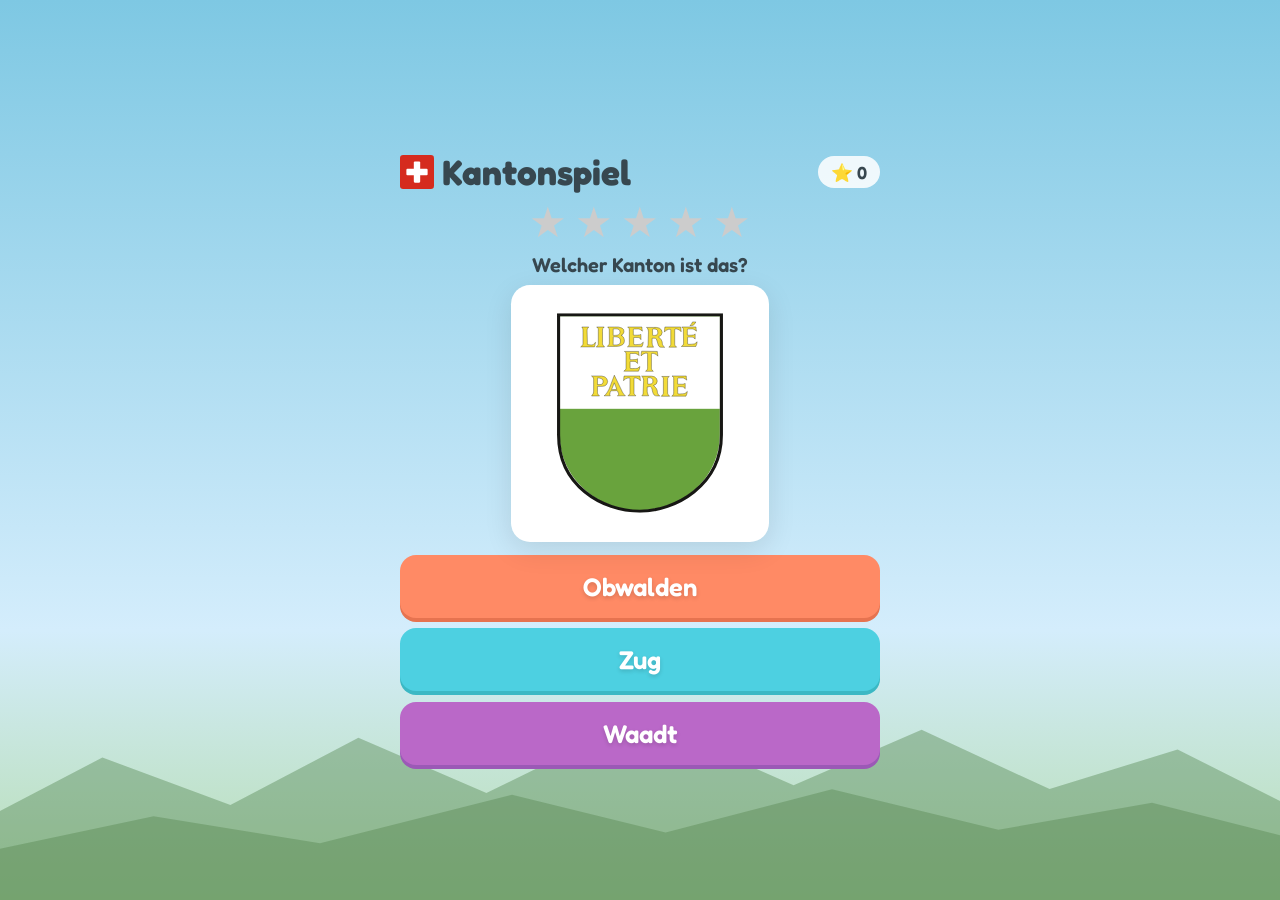
<file: kantonspiel/index.html>
<!DOCTYPE html>
<html lang="de">
<head>
    <meta charset="UTF-8">
    <meta name="viewport" content="width=device-width, initial-scale=1.0, user-scalable=no">
    <title>Kantonspiel</title>
    <link rel="preconnect" href="https://fonts.googleapis.com">
    <link rel="preconnect" href="https://fonts.gstatic.com" crossorigin>
    <link href="https://fonts.googleapis.com/css2?family=Fredoka:wght@400;600;700&display=swap" rel="stylesheet">
    <style>
        *, *::before, *::after { box-sizing: border-box; margin: 0; padding: 0; }

        :root {
            --sky-top: #7EC8E3;
            --sky-bottom: #D4EDFC;
            --star-empty: #ccc;
            --star-filled: #FFD700;
            --btn-1: #FF8A65;
            --btn-2: #4DD0E1;
            --btn-3: #BA68C8;
            --correct: #66BB6A;
            --wrong: #EF5350;
            --text: #37474F;
        }

        html, body {
            height: 100%;
            overflow: hidden;
        }

        body {
            font-family: 'Fredoka', sans-serif;
            background: linear-gradient(180deg, var(--sky-top) 0%, var(--sky-bottom) 70%, #B5DCAF 100%);
            color: var(--text);
            display: flex;
            flex-direction: column;
            align-items: center;
            justify-content: center;
            min-height: 100dvh;
            padding: 1rem 1rem 0;
            user-select: none;
            -webkit-user-select: none;
        }

        body::before {
            content: '';
            position: fixed;
            bottom: 0; left: 0; right: 0;
            height: 22vh;
            background: #5B8C5A;
            clip-path: polygon(0 55%,8% 28%,18% 52%,28% 18%,38% 46%,50% 8%,62% 42%,72% 14%,82% 44%,92% 24%,100% 50%,100% 100%,0 100%);
            opacity: .45;
            z-index: 0;
        }

        body::after {
            content: '';
            position: fixed;
            bottom: 0; left: 0; right: 0;
            height: 15vh;
            background: #4A7C42;
            clip-path: polygon(0 62%,12% 38%,25% 58%,40% 22%,52% 50%,65% 18%,78% 48%,90% 28%,100% 52%,100% 100%,0 100%);
            opacity: .35;
            z-index: 0;
        }

        .game { display: flex; flex-direction: column; align-items: center; width: 100%; max-width: 480px; z-index: 1; }

        .header {
            display: flex;
            align-items: center;
            justify-content: space-between;
            width: 100%;
            margin-bottom: .5rem;
        }

        .title-group { display: flex; align-items: center; gap: .5rem; }
        h1 { font-size: 1.8rem; font-weight: 700; }

        .total-score {
            font-size: 1.1rem;
            font-weight: 600;
            background: rgba(255,255,255,.85);
            padding: .35rem .8rem;
            border-radius: 2rem;
            white-space: nowrap;
            transition: transform .3s;
        }
        .total-score.bump { animation: bump .35s ease; }

        .stars { display: flex; gap: .5rem; margin-bottom: .6rem; }
        .star {
            font-size: 2.2rem;
            color: var(--star-empty);
            transition: color .3s, transform .3s;
            line-height: 1;
        }
        .star.filled {
            color: var(--star-filled);
            text-shadow: 0 0 12px rgba(255,215,0,.5);
            animation: starPop .4s cubic-bezier(.175,.885,.32,1.275);
        }

        .question { font-size: 1.25rem; font-weight: 600; margin-bottom: .5rem; text-align: center; }

        .flag-card {
            background: #fff;
            border-radius: 1.2rem;
            padding: 1.2rem;
            box-shadow: 0 8px 28px rgba(0,0,0,.1);
            margin-bottom: .8rem;
            display: flex;
            align-items: center;
            justify-content: center;
            transition: opacity .25s, transform .25s;
        }
        .flag-card img { width: 170px; height: 170px; object-fit: contain; display: block; }

        .choices {
            display: flex;
            flex-direction: column;
            gap: .65rem;
            width: 100%;
            transition: opacity .25s;
        }

        .choice {
            display: block;
            width: 100%;
            padding: .9rem 1.2rem;
            font-family: 'Fredoka', sans-serif;
            font-size: 1.45rem;
            font-weight: 600;
            color: #fff;
            border: none;
            border-radius: 1rem;
            cursor: pointer;
            transition: transform .12s, box-shadow .12s, background .3s;
            text-shadow: 0 2px 4px rgba(0,0,0,.15);
            -webkit-tap-highlight-color: transparent;
            touch-action: manipulation;
        }

        .choice:nth-child(1) { background: var(--btn-1); box-shadow: 0 4px 0 #E67350; }
        .choice:nth-child(2) { background: var(--btn-2); box-shadow: 0 4px 0 #3BB8C4; }
        .choice:nth-child(3) { background: var(--btn-3); box-shadow: 0 4px 0 #9B59B6; }

        .choice:hover { transform: translateY(-2px); }
        .choice:active { transform: translateY(2px); box-shadow: 0 1px 0 #999; }
        .choice:disabled { cursor: default; pointer-events: none; opacity: .45; transition: transform .12s, box-shadow .12s, background .3s, opacity .3s; }
        .choice:disabled.correct,
        .choice:disabled.reveal { opacity: 1; }

        .choice.correct { background: var(--correct) !important; box-shadow: 0 4px 0 #4CAF50 !important; animation: bounce .45s ease; }
        .choice.wrong   { background: var(--wrong) !important;   box-shadow: 0 4px 0 #D32F2F !important; animation: shake .4s ease; }
        .choice.reveal   { background: var(--correct) !important; box-shadow: 0 4px 0 #4CAF50 !important; }

        /* Celebration */
        .celebration { position: fixed; inset: 0; z-index: 100; display: none; align-items: center; justify-content: center; }
        .celebration.active { display: flex; }
        .celebration canvas { position: absolute; inset: 0; width: 100%; height: 100%; }

        .celebration-content {
            position: relative; z-index: 101;
            text-align: center;
            opacity: 0;
            transform: scale(.85);
            transition: opacity .5s ease, transform .5s ease;
        }
        .celebration-content.visible { opacity: 1; transform: scale(1); }

        .celebration-text {
            font-size: 2.6rem; font-weight: 700; color: #fff;
            text-shadow: 0 4px 12px rgba(0,0,0,.4);
            margin-bottom: .4rem;
        }
        .celebration-sub {
            font-size: 1.4rem; font-weight: 600;
            color: rgba(255,255,255,.9);
            text-shadow: 0 2px 8px rgba(0,0,0,.3);
            margin-bottom: 1.5rem;
        }
        .play-again {
            font-family: 'Fredoka', sans-serif;
            font-size: 1.4rem; font-weight: 700;
            padding: .9rem 2.2rem;
            background: #fff; color: var(--text);
            border: none; border-radius: 2rem;
            cursor: pointer;
            box-shadow: 0 4px 15px rgba(0,0,0,.2);
            transition: transform .12s;
            touch-action: manipulation;
        }
        .play-again:hover { transform: scale(1.05); }
        .play-again:active { transform: scale(.95); }

        /* Keyframes */
        @keyframes starPop  { 0%{transform:scale(1)} 50%{transform:scale(1.5)} 100%{transform:scale(1)} }
        @keyframes bounce   { 0%,100%{transform:translateY(0)} 30%{transform:translateY(-10px)} 60%{transform:translateY(-4px)} }
        @keyframes shake    { 0%,100%{transform:translateX(0)} 20%{transform:translateX(-8px)} 40%{transform:translateX(8px)} 60%{transform:translateX(-5px)} 80%{transform:translateX(5px)} }
        @keyframes bump     { 0%,100%{transform:scale(1)} 50%{transform:scale(1.18)} }

        /* Responsive */
        @media (min-height:780px) {
            .flag-card { padding: 1.8rem; }
            .flag-card img { width: 200px; height: 200px; }
            h1 { font-size: 2.2rem; }
            .star { font-size: 2.6rem; }
            .choice { padding: 1rem 1.4rem; font-size: 1.6rem; }
        }
        @media (max-height:620px) {
            .flag-card { padding: .7rem; margin-bottom: .4rem; }
            .flag-card img { width: 120px; height: 120px; }
            .header { margin-bottom: .2rem; }
            .stars { margin-bottom: .3rem; }
            .star { font-size: 1.7rem; }
            .choice { padding: .6rem .8rem; font-size: 1.15rem; }
            .question { font-size: 1.05rem; margin-bottom: .3rem; }
        }
    </style>
</head>
<body>

<div class="game">
    <div class="header">
        <div class="title-group">
            <svg viewBox="0 0 32 32" width="34" height="34">
                <rect width="32" height="32" rx="3" fill="#D52B1E"/>
                <rect x="6" y="13" width="20" height="6" rx="1" fill="#fff"/>
                <rect x="13" y="6" width="6" height="20" rx="1" fill="#fff"/>
            </svg>
            <h1>Kantonspiel</h1>
        </div>
        <div class="total-score" id="totalScore">&#11088; 0</div>
    </div>

    <div class="stars" id="stars">
        <span class="star">&#9733;</span>
        <span class="star">&#9733;</span>
        <span class="star">&#9733;</span>
        <span class="star">&#9733;</span>
        <span class="star">&#9733;</span>
    </div>

    <p class="question">Welcher Kanton ist das?</p>

    <div class="flag-card" id="flagCard">
        <img id="flagImg" src="" alt="Kantonsflagge">
    </div>

    <div class="choices" id="choices">
        <button class="choice"></button>
        <button class="choice"></button>
        <button class="choice"></button>
    </div>
</div>

<div class="celebration" id="celebration">
    <canvas id="fireworks"></canvas>
    <div class="celebration-content" id="celebContent">
        <div class="celebration-text">&#127881; Super! &#127881;</div>
        <div class="celebration-sub">5 richtige Antworten!</div>
        <button class="play-again" id="playAgain">Nochmal spielen!</button>
    </div>
</div>

<script>
const CANTONS = {
    ag:'Aargau', ai:'Appenzell Innerrhoden', ar:'Appenzell Ausserrhoden',
    be:'Bern', bl:'Basel-Landschaft', bs:'Basel-Stadt',
    fr:'Freiburg', ge:'Genf', gl:'Glarus', gr:'Graub\u00fcnden',
    ju:'Jura', lu:'Luzern', ne:'Neuenburg', nw:'Nidwalden',
    ow:'Obwalden', sg:'St.\u00a0Gallen', sh:'Schaffhausen', so:'Solothurn',
    sz:'Schwyz', tg:'Thurgau', ti:'Tessin', ur:'Uri',
    vd:'Waadt', vs:'Wallis', zg:'Zug', zh:'Z\u00fcrich'
};
const KEYS = Object.keys(CANTONS);

let current = '', last = '', score = 0;
let total = parseInt(localStorage.getItem('kantonspiel_total') || '0');
let locked = false;

const $ = s => document.querySelector(s);
const $$ = s => document.querySelectorAll(s);

const flagImg     = $('#flagImg');
const flagCard    = $('#flagCard');
const choicesEl   = $('#choices');
const buttons     = $$('.choice');
const stars       = $$('.star');
const totalEl     = $('#totalScore');
const celebEl     = $('#celebration');
const celebContent= $('#celebContent');
const canvas      = $('#fireworks');
const ctx         = canvas.getContext('2d');

function shuffle(a) { for(let i=a.length-1;i>0;i--){const j=Math.random()*(i+1)|0;[a[i],a[j]]=[a[j],a[i]]} return a; }
function pick(arr, ex=[]) { const f=arr.filter(k=>!ex.includes(k)); return f[Math.random()*f.length|0]; }

function updateTotal() { totalEl.textContent = '\u2B50 ' + total; }
function bumpTotal() { totalEl.classList.remove('bump'); void totalEl.offsetWidth; totalEl.classList.add('bump'); }

function newRound() {
    locked = true;
    flagCard.style.opacity = '0';
    flagCard.style.transform = 'scale(.94)';
    choicesEl.style.opacity = '0';

    setTimeout(() => {
        current = pick(KEYS, [last]);
        last = current;
        const w1 = pick(KEYS, [current]);
        const w2 = pick(KEYS, [current, w1]);
        const opts = shuffle([current, w1, w2]);

        flagImg.src = 'flags/' + current + '.svg';
        buttons.forEach((b, i) => {
            b.dataset.key = opts[i];
            b.textContent = CANTONS[opts[i]];
            b.className = 'choice';
            b.disabled = false;
        });

        flagCard.style.opacity = '1';
        flagCard.style.transform = 'scale(1)';
        choicesEl.style.opacity = '1';
        locked = false;
    }, 280);
}

function handleChoice(btn) {
    if (locked) return;
    locked = true;
    buttons.forEach(b => b.disabled = true);

    if (btn.dataset.key === current) {
        btn.classList.add('correct');
        stars[score].classList.add('filled');
        score++;
        total++;
        localStorage.setItem('kantonspiel_total', total);
        updateTotal();
        bumpTotal();
        setTimeout(score >= 5 ? celebrate : newRound, score >= 5 ? 800 : 1000);
    } else {
        btn.classList.add('wrong');
        buttons.forEach(b => { if (b.dataset.key === current) b.classList.add('reveal'); });
        setTimeout(newRound, 4000);
    }
}

buttons.forEach(b => b.addEventListener('click', () => handleChoice(b)));

// --- Fireworks ---
let particles = [], fwRunning = false, launchTimer = null;
const COLORS = ['#FF6B6B','#FFD93D','#6BCB77','#4D96FF','#FF6B9D','#C780FA','#45CFDD','#FF8A65'];

function resizeCanvas() { canvas.width = innerWidth; canvas.height = innerHeight; }

function burst() {
    const x = Math.random() * canvas.width * .6 + canvas.width * .2;
    const y = Math.random() * canvas.height * .4 + canvas.height * .1;
    const col = COLORS[Math.random() * COLORS.length | 0];
    const n = 30 + (Math.random() * 20 | 0);
    for (let i = 0; i < n; i++) {
        const a = Math.PI * 2 * i / n + (Math.random() - .5) * .4;
        const sp = 2 + Math.random() * 4;
        particles.push({ x, y, vx: Math.cos(a)*sp, vy: Math.sin(a)*sp, c: col,
            life: 1, decay: .008 + Math.random()*.012, sz: 2 + Math.random()*3 });
    }
}

function fwLoop() {
    if (!fwRunning && !particles.length) return;
    ctx.clearRect(0, 0, canvas.width, canvas.height);
    ctx.fillStyle = 'rgba(15,23,42,.85)';
    ctx.fillRect(0, 0, canvas.width, canvas.height);

    for (let i = particles.length - 1; i >= 0; i--) {
        const p = particles[i];
        p.x += p.vx; p.vy += .04; p.y += p.vy; p.vx *= .99; p.life -= p.decay;
        if (p.life <= 0) { particles.splice(i, 1); continue; }
        ctx.globalAlpha = p.life;
        ctx.fillStyle = p.c;
        ctx.shadowBlur = 6;
        ctx.shadowColor = p.c;
        ctx.beginPath();
        ctx.arc(p.x, p.y, p.sz * p.life, 0, Math.PI * 2);
        ctx.fill();
    }
    ctx.globalAlpha = 1;
    ctx.shadowBlur = 0;
    requestAnimationFrame(fwLoop);
}

function celebrate() {
    resizeCanvas();
    celebEl.classList.add('active');
    fwRunning = true;
    particles = [];
    burst();
    let n = 0;
    launchTimer = setInterval(() => { burst(); if (++n >= 10) { clearInterval(launchTimer); fwRunning = false; } }, 350);
    setTimeout(() => celebContent.classList.add('visible'), 500);
    fwLoop();
}

function resetGame() {
    celebEl.classList.remove('active');
    celebContent.classList.remove('visible');
    fwRunning = false;
    clearInterval(launchTimer);
    particles = [];
    ctx.clearRect(0, 0, canvas.width, canvas.height);
    score = 0;
    stars.forEach(s => s.classList.remove('filled'));
    newRound();
}

$('#playAgain').addEventListener('click', resetGame);
window.addEventListener('resize', () => { if (celebEl.classList.contains('active')) resizeCanvas(); });

updateTotal();
newRound();
</script>
</body>
</html>
</file>
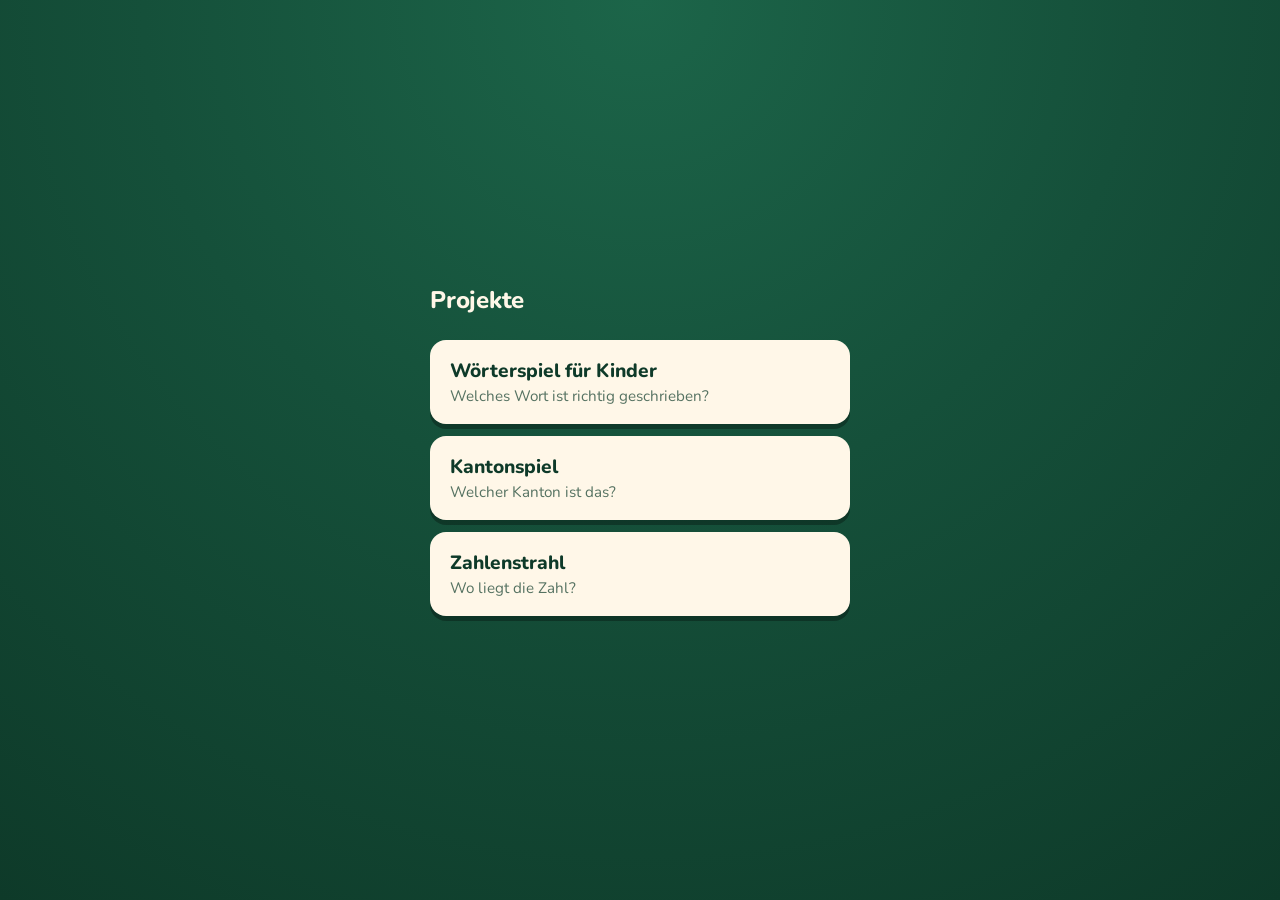
<file: site/index.html>
<!doctype html>
<html lang="de">
<head>
<meta charset="utf-8">
<meta name="viewport" content="width=device-width, initial-scale=1">
<title>Projekte</title>
<meta name="theme-color" content="#15503A">
<link rel="preconnect" href="https://fonts.googleapis.com">
<link rel="preconnect" href="https://fonts.gstatic.com" crossorigin>
<link rel="stylesheet" href="https://fonts.googleapis.com/css2?family=Nunito:wght@400;600;800&display=swap">
<style>
  :root {
    --orchard: #15503A;
    --orchard-deep: #0E3A29;
    --cream: #FFF7E8;
    --sun: #FFC43D;
  }

  * { box-sizing: border-box; }

  body {
    margin: 0;
    min-height: 100vh;
    padding: 32px 20px;
    display: flex;
    align-items: center;
    justify-content: center;
    background: var(--orchard);
    background-image: radial-gradient(circle at 50% 0%, #1C6549 0%, var(--orchard) 45%, var(--orchard-deep) 100%);
    color: var(--cream);
    font-family: Nunito, "Segoe UI", system-ui, sans-serif;
  }

  main { width: 100%; max-width: 420px; }

  h1 {
    margin: 0 0 24px;
    font-size: 1.5rem;
    font-weight: 800;
    letter-spacing: -.01em;
  }

  ul { margin: 0; padding: 0; list-style: none; }
  li + li { margin-top: 12px; }

  a {
    display: block;
    padding: 18px 20px;
    border-radius: 16px;
    background: var(--cream);
    color: var(--orchard-deep);
    text-decoration: none;
    box-shadow: 0 5px 0 rgba(0, 0, 0, .3);
    transition: transform .09s ease;
  }

  a:active { transform: translateY(5px); box-shadow: 0 0 0 rgba(0, 0, 0, .3); }
  a:focus-visible { outline: 4px solid var(--sun); outline-offset: 4px; }

  .name { display: block; font-size: 1.2rem; font-weight: 800; }
  .note { display: block; margin-top: 2px; font-size: .95rem; opacity: .7; }

  @media (prefers-reduced-motion: reduce) {
    a { transition: none; }
  }
</style>
</head>
<body>

<main>
  <h1>Projekte</h1>
  <ul>
    <li>
      <a href="/woerter/">
        <span class="name">Wörterspiel für Kinder</span>
        <span class="note">Welches Wort ist richtig geschrieben?</span>
      </a>
    </li>
    <li>
      <a href="/kantonspiel/">
        <span class="name">Kantonspiel</span>
        <span class="note">Welcher Kanton ist das?</span>
      </a>
    </li>
    <li>
      <a href="/zahlenstrahl/">
        <span class="name">Zahlenstrahl</span>
        <span class="note">Wo liegt die Zahl?</span>
      </a>
    </li>
  </ul>
</main>

</body>
</html>
</file>
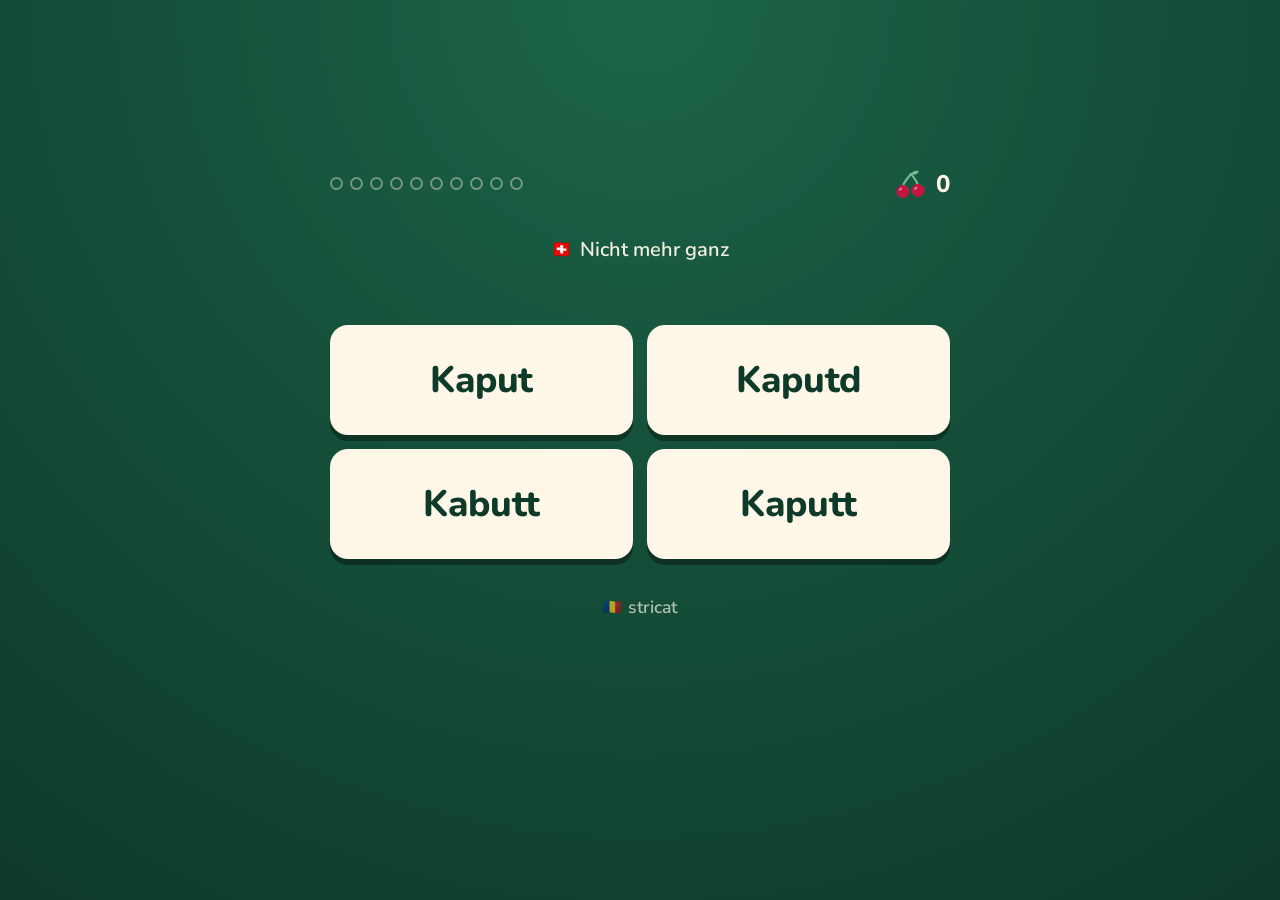
<file: woerter/index.html>
<!doctype html>
<html lang="de">
<head>
<meta charset="utf-8">
<meta name="viewport" content="width=device-width, initial-scale=1">
<title>Wörter</title>
<meta name="description" content="Welches Wort ist richtig geschrieben?">
<meta name="theme-color" content="#15503A">
<link rel="preconnect" href="https://fonts.googleapis.com">
<link rel="preconnect" href="https://fonts.gstatic.com" crossorigin>
<link rel="stylesheet" href="https://fonts.googleapis.com/css2?family=Nunito:wght@400;600;800&display=swap">
<link rel="stylesheet" href="style.css">
</head>
<body>

<canvas id="sky" class="sky" aria-hidden="true"></canvas>

<main class="board">

  <header class="tally">
    <div class="pips" id="pips" role="img" aria-label="Punkte bis zur nächsten Kirsche"></div>
    <p class="cherries">
      <svg class="cherry" viewBox="0 0 32 32" aria-hidden="true">
        <path class="stem" d="M16 6.5C13.4 10 10.2 13.2 8.8 16.8"/>
        <path class="stem" d="M16 6.5c2.6 3.2 4.9 6.1 6.1 9.4"/>
        <path class="leaf" d="M16.2 6.6c1.3-2.7 4.4-3.7 7.1-2.7-1 2.9-4 4.4-7.1 2.7z"/>
        <circle class="fruit" cx="8.4" cy="23" r="6"/>
        <circle class="fruit" cx="22.6" cy="22" r="6"/>
        <ellipse class="shine" cx="6.2" cy="21" rx="1.7" ry="1.1" transform="rotate(-32 6.2 21)"/>
        <ellipse class="shine" cx="20.4" cy="20" rx="1.7" ry="1.1" transform="rotate(-32 20.4 20)"/>
      </svg>
      <span id="cherry-count" aria-label="Kirschen">0</span>
    </p>
  </header>

  <p class="prompt" id="hint-def"></p>

  <div class="choices" id="choices"></div>

  <p class="hint-ro" id="hint-ro"></p>

  <div class="advance">
    <button type="button" class="next" id="next" aria-label="Weiter" hidden>
      <svg viewBox="0 0 24 24" aria-hidden="true">
        <path d="M5 12h12M12.5 6l6 6-6 6"/>
      </svg>
    </button>
  </div>

  <p class="status" id="status" role="status" aria-live="polite"></p>

</main>

<script type="module" src="js/main.js"></script>
</body>
</html>
</file>
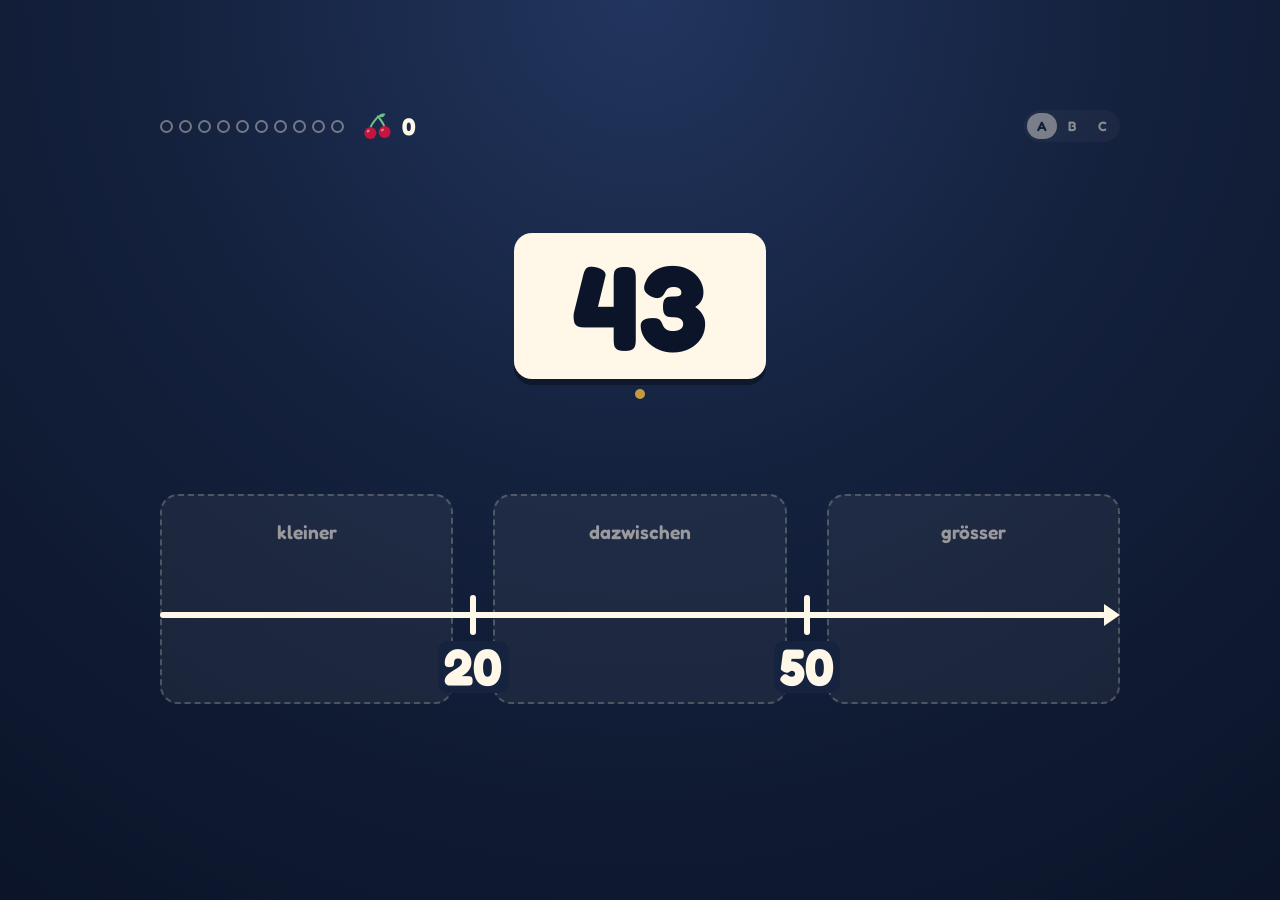
<file: zahlenstrahl/index.html>
<!doctype html>
<html lang="de">
<head>
<meta charset="utf-8">
<meta name="viewport" content="width=device-width, initial-scale=1, viewport-fit=cover">
<title>Zahlenstrahl</title>
<meta name="description" content="Wo liegt die Zahl auf dem Zahlenstrahl?">
<meta name="theme-color" content="#14213D">
<link rel="preconnect" href="https://fonts.googleapis.com">
<link rel="preconnect" href="https://fonts.gstatic.com" crossorigin>
<link rel="stylesheet" href="https://fonts.googleapis.com/css2?family=Fredoka:wght@500;600;700&display=swap">
<link rel="stylesheet" href="style.css">
</head>
<body>

<canvas id="sky" class="sky" aria-hidden="true"></canvas>

<main class="board">

  <header class="tally">
    <div class="score">
      <div class="pips" id="pips" role="img" aria-label="Punkte bis zur nächsten Kirsche"></div>
      <p class="cherries">
        <svg class="cherry" viewBox="0 0 32 32" aria-hidden="true">
          <path class="stem" d="M16 6.5C13.4 10 10.2 13.2 8.8 16.8"/>
          <path class="stem" d="M16 6.5c2.6 3.2 4.9 6.1 6.1 9.4"/>
          <path class="leaf" d="M16.2 6.6c1.3-2.7 4.4-3.7 7.1-2.7-1 2.9-4 4.4-7.1 2.7z"/>
          <circle class="fruit" cx="8.4" cy="23" r="6"/>
          <circle class="fruit" cx="22.6" cy="22" r="6"/>
          <ellipse class="shine" cx="6.2" cy="21" rx="1.7" ry="1.1" transform="rotate(-32 6.2 21)"/>
          <ellipse class="shine" cx="20.4" cy="20" rx="1.7" ry="1.1" transform="rotate(-32 20.4 20)"/>
        </svg>
        <span id="cherry-count" aria-label="Kirschen">0</span>
      </p>
    </div>

    <div class="modes" id="modes" role="radiogroup" aria-label="Schwierigkeit">
      <button type="button" role="radio" data-mode="A" title="Nur Stufe 1">A</button>
      <button type="button" role="radio" data-mode="B" title="Stufen 1 bis 3">B</button>
      <button type="button" role="radio" data-mode="C" title="Alle Stufen">C</button>
    </div>
  </header>

  <section class="question">
    <div class="number" id="number" aria-live="polite"></div>
    <div class="worth" id="worth" aria-hidden="true"></div>
    <div class="gain" id="gain" aria-hidden="true"></div>
  </section>

  <div class="line" id="line">
    <div class="axis" aria-hidden="true"></div>
    <button type="button" class="zone" data-zone="left">
      <span class="zone-label">kleiner</span>
      <span class="chip"></span>
    </button>
    <button type="button" class="zone" data-zone="middle">
      <span class="zone-label">dazwischen</span>
      <span class="chip"></span>
    </button>
    <button type="button" class="zone" data-zone="right">
      <span class="zone-label">grösser</span>
      <span class="chip"></span>
    </button>
    <div class="mark" id="mark-left" aria-hidden="true"><span></span></div>
    <div class="mark" id="mark-right" aria-hidden="true"><span></span></div>
  </div>

  <footer class="advance">
    <p class="status" id="status" role="status" aria-live="polite"></p>
    <button type="button" class="next" id="next" aria-label="Weiter" hidden>
      <svg viewBox="0 0 24 24" aria-hidden="true">
        <path d="M5 12h12M12.5 6l6 6-6 6"/>
      </svg>
    </button>
  </footer>

</main>

<script type="module" src="js/main.js"></script>
</body>
</html>
</file>
<file: woerter/style.css>
/* Wörter — a cherry orchard at night. The sky is dark so the fireworks read as
   fireworks, the word tiles are the one bright surface, and everything else
   stays quiet. */

:root {
  --orchard: #15503A;
  --orchard-deep: #0E3A29;
  --cream: #FFF7E8;
  --leaf: #2E8B57;
  --vermilion: #E04E2B;
  --cherry: #C3153F;
  --sun: #FFC43D;

  --tile-drop: 6px;
  --radius: 18px;
}

* { box-sizing: border-box; }

html, body { height: 100%; }

body {
  margin: 0;
  background: var(--orchard);
  background-image: radial-gradient(circle at 50% 0%, #1C6549 0%, var(--orchard) 45%, var(--orchard-deep) 100%);
  color: var(--cream);
  font-family: Nunito, "Segoe UI", system-ui, sans-serif;
  display: flex;
  align-items: center;
  justify-content: center;
  padding: 20px;
}

/* ---- the fireworks sky ----
   Behind the board, not over it: a burst lasts about six seconds, and the word
   the kid just got right has to stay readable for all of them. */

.sky {
  position: fixed;
  inset: 0;
  width: 100%;
  height: 100%;
  pointer-events: none;
  z-index: 0;
}

/* ---- board ---- */

.board {
  position: relative;
  z-index: 1;
  width: 100%;
  max-width: 620px;
  display: flex;
  flex-direction: column;
  gap: clamp(20px, 4vh, 36px);
}

/* ---- tally: pips on the left, cherries on the right ---- */

.tally {
  display: flex;
  align-items: center;
  justify-content: space-between;
  gap: 16px;
}

.pips {
  display: flex;
  gap: 7px;
}

.pip {
  width: 13px;
  height: 13px;
  border-radius: 50%;
  border: 2px solid rgba(255, 247, 232, .4);
}

.pip.filled {
  background: var(--sun);
  border-color: var(--sun);
  box-shadow: 0 0 10px rgba(255, 196, 61, .6);
}

.pip.just-filled { animation: pop .34s ease-out; }

@keyframes pop {
  0%   { transform: scale(.4); }
  55%  { transform: scale(1.5); }
  100% { transform: scale(1); }
}

.cherries {
  margin: 0;
  display: flex;
  align-items: center;
  gap: 8px;
  font-size: 1.5rem;
  font-weight: 800;
  font-variant-numeric: tabular-nums;
}

.cherry {
  width: 34px;
  height: 34px;
  flex: none;
}

.cherry .stem { fill: none; stroke: #6FBF8B; stroke-width: 2; stroke-linecap: round; }
.cherry .leaf { fill: #6FBF8B; }
.cherry .fruit { fill: var(--cherry); }
.cherry .shine { fill: #fff; opacity: .45; }

.cherries.minted { animation: mint .7s cubic-bezier(.2, 1.5, .4, 1); }

@keyframes mint {
  0%   { transform: scale(1); }
  35%  { transform: scale(1.45) rotate(-7deg); }
  100% { transform: scale(1); }
}

/* ---- the choices: the hero of the screen ---- */

.choices {
  display: grid;
  grid-template-columns: repeat(2, 1fr);
  gap: 14px;
}

.choice {
  position: relative;
  appearance: none;
  border: 0;
  border-radius: var(--radius);
  background: var(--cream);
  color: var(--orchard-deep);
  box-shadow: 0 var(--tile-drop) 0 rgba(0, 0, 0, .35);
  font-family: inherit;
  font-size: clamp(1.5rem, 6vw, 2.3rem);
  font-weight: 800;
  letter-spacing: -.01em;
  padding: clamp(18px, 4vw, 30px) 14px;
  cursor: pointer;
  transition: transform .09s ease, background-color .18s ease, color .18s ease;
}

.choice:active:not(:disabled) {
  transform: translateY(var(--tile-drop));
  box-shadow: 0 0 0 rgba(0, 0, 0, .35);
}

.choice:focus-visible {
  outline: 4px solid var(--sun);
  outline-offset: 4px;
}

.choice:disabled { cursor: default; }

/* A glyph as well as a colour, so the signal survives colour blindness and
   never gets confused with the cherry red. */
.choice.correct,
.choice.wrong { color: var(--cream); }

.choice.correct { background: var(--leaf); }
.choice.wrong { background: var(--vermilion); }

.choice.correct::after,
.choice.wrong::after {
  position: absolute;
  top: 6px;
  right: 12px;
  font-size: 1.1rem;
  font-weight: 800;
}

.choice.correct::after { content: "✓"; }
.choice.wrong::after { content: "✗"; }

.choice.faded { opacity: .45; }

.choice.wrong { animation: shake .34s ease-in-out; }

@keyframes shake {
  0%, 100% { transform: translateX(0); }
  25%      { transform: translateX(-7px); }
  75%      { transform: translateX(7px); }
}

/* ---- the prompt: the German definition, above the choices ----
   Flags are set in CSS rather than markup so the JS can keep assigning plain
   textContent. Escapes, not literal emoji, so the file's encoding never matters.
   Note Windows renders no flag glyphs at all and shows "CH" / "RO" instead. */

.prompt {
  margin: 0 auto;
  max-width: 34ch;
  min-height: 2.6em;
  text-align: center;
  font-size: 1.25rem;
  font-weight: 600;
  line-height: 1.3;
  color: rgba(255, 247, 232, .95);
}

.hint-ro {
  margin: 0;
  min-height: 1.5em;
  text-align: center;
  font-size: 1.1rem;
  font-weight: 600;
  color: rgba(255, 247, 232, .68);
}

.prompt::before,
.hint-ro::before {
  margin-right: .45em;
  font-size: .85em;
  vertical-align: .05em;
}

.prompt::before { content: "\01F1E8\01F1ED"; }
.hint-ro::before { content: "\01F1F7\01F1F4"; }

/* ---- the only control ---- */

.advance {
  display: flex;
  justify-content: center;
  min-height: 76px;
}

.next {
  appearance: none;
  border: 0;
  width: 76px;
  height: 76px;
  border-radius: 50%;
  background: var(--sun);
  color: var(--orchard-deep);
  box-shadow: 0 var(--tile-drop) 0 rgba(0, 0, 0, .35);
  cursor: pointer;
  display: grid;
  place-items: center;
  transition: transform .09s ease;
  animation: rise .3s ease-out;
}

/* `display: grid` above outranks the browser's own [hidden] rule, so say it again. */
.next[hidden] { display: none; }

.next svg {
  width: 40px;
  height: 40px;
  fill: none;
  stroke: currentColor;
  stroke-width: 2.6;
  stroke-linecap: round;
  stroke-linejoin: round;
}

.next:active {
  transform: translateY(var(--tile-drop));
  box-shadow: 0 0 0 rgba(0, 0, 0, .35);
}

.next:focus-visible {
  outline: 4px solid var(--cream);
  outline-offset: 4px;
}

@keyframes rise {
  from { transform: translateY(14px); opacity: 0; }
  to   { transform: translateY(0); opacity: 1; }
}

/* ---- announced to screen readers, invisible on screen ---- */

.status {
  position: absolute;
  width: 1px;
  height: 1px;
  margin: -1px;
  padding: 0;
  overflow: hidden;
  clip-path: inset(50%);
  white-space: nowrap;
}

/* ---- trouble ---- */

.trouble {
  text-align: center;
  font-size: 1.05rem;
  font-weight: 600;
  color: var(--sun);
}

.trouble::before { content: none; }

/* ---- one column on a phone ---- */

@media (max-width: 420px) {
  .choices { grid-template-columns: 1fr; gap: 11px; }
  .choice { padding: 16px 12px; }
  .cherry { width: 28px; height: 28px; }
  .cherries { font-size: 1.3rem; }
  .pip { width: 11px; height: 11px; gap: 5px; }
  .next { width: 66px; height: 66px; }
}

@media (prefers-reduced-motion: reduce) {
  *, *::before, *::after {
    animation-duration: .01ms !important;
    animation-iteration-count: 1 !important;
    transition-duration: .01ms !important;
  }
}
</file>
<file: zahlenstrahl/style.css>
/* Zahlenstrahl — a number line under a night sky. The sky is dark so the
   fireworks read as fireworks; the number card is the one bright surface, the
   line and its two marks come next, everything else stays quiet. */

:root {
  --night: #14213D;
  --night-deep: #0B1428;
  --cream: #FFF7E8;
  --sun: #FFC43D;
  --cherry: #C3153F;
  --right: #3DDC97;
  --wrong: #FF6B6B;

  --radius: 18px;
  --line-y: 58%;
  --zone-gap: clamp(18px, 4vw, 40px);
}

* { box-sizing: border-box; }

html, body { height: 100%; }

body {
  margin: 0;
  background: var(--night);
  background-image: radial-gradient(circle at 50% 0%, #22355E 0%, var(--night) 45%, var(--night-deep) 100%);
  color: var(--cream);
  font-family: Fredoka, Nunito, "Segoe UI", system-ui, sans-serif;
  font-weight: 500;
  display: flex;
  align-items: center;
  justify-content: center;
  padding:
    max(12px, env(safe-area-inset-top))
    max(16px, env(safe-area-inset-right))
    max(12px, env(safe-area-inset-bottom))
    max(16px, env(safe-area-inset-left));
  overflow: hidden;
  user-select: none;
  -webkit-user-select: none;
  -webkit-tap-highlight-color: transparent;
}

button { font-family: inherit; touch-action: manipulation; }

/* ---- the fireworks sky, behind the board ---- */

.sky {
  position: fixed;
  inset: 0;
  width: 100%;
  height: 100%;
  pointer-events: none;
  z-index: 0;
}

/* ---- board ---- */

.board {
  position: relative;
  z-index: 1;
  width: 100%;
  max-width: 960px;
  height: 100%;
  max-height: 680px;
  display: grid;
  grid-template-rows: auto 1fr auto auto;
  gap: clamp(8px, 2.5vh, 24px);
}

/* ---- tally: pips and cherries on the left, the mode switch on the right ---- */

.tally {
  display: flex;
  align-items: center;
  justify-content: space-between;
  gap: 16px;
}

.score {
  display: flex;
  align-items: center;
  gap: 18px;
}

.pips { display: flex; gap: 6px; }

.pip {
  width: 13px;
  height: 13px;
  border-radius: 50%;
  border: 2px solid rgba(255, 247, 232, .4);
}

.pip.filled {
  background: var(--sun);
  border-color: var(--sun);
  box-shadow: 0 0 10px rgba(255, 196, 61, .6);
}

.pip.just-filled { animation: pop .34s ease-out; }

@keyframes pop {
  0%   { transform: scale(.4); }
  55%  { transform: scale(1.5); }
  100% { transform: scale(1); }
}

.cherries {
  margin: 0;
  display: flex;
  align-items: center;
  gap: 8px;
  font-size: 1.5rem;
  font-weight: 700;
  font-variant-numeric: tabular-nums;
}

.cherry { width: 32px; height: 32px; flex: none; }
.cherry .stem { fill: none; stroke: #6FBF8B; stroke-width: 2; stroke-linecap: round; }
.cherry .leaf { fill: #6FBF8B; }
.cherry .fruit { fill: var(--cherry); }
.cherry .shine { fill: #fff; opacity: .45; }

.cherries.minted { animation: mint .7s cubic-bezier(.2, 1.5, .4, 1); }

@keyframes mint {
  0%   { transform: scale(1); }
  35%  { transform: scale(1.45) rotate(-7deg); }
  100% { transform: scale(1); }
}

/* The mode switch is for the grown-up, so it keeps to the corner and stays dim
   until touched. */

.modes {
  display: flex;
  padding: 3px;
  border-radius: 999px;
  background: rgba(255, 247, 232, .07);
  opacity: .5;
  transition: opacity .2s;
}

.modes:hover, .modes:focus-within { opacity: 1; }

.modes button {
  appearance: none;
  border: 0;
  width: 30px;
  height: 26px;
  border-radius: 999px;
  background: transparent;
  color: var(--cream);
  font-size: .85rem;
  font-weight: 600;
  cursor: pointer;
}

.modes button[aria-checked="true"] {
  background: rgba(255, 247, 232, .85);
  color: var(--night-deep);
}

.modes button:focus-visible { outline: 3px solid var(--sun); outline-offset: 2px; }

/* ---- the number ---- */

.question {
  position: relative;
  display: flex;
  flex-direction: column;
  align-items: center;
  justify-content: center;
  min-height: 0;
}

.number {
  min-width: 2.1em;
  padding: .06em .32em;
  border-radius: var(--radius);
  background: var(--cream);
  color: var(--night-deep);
  box-shadow: 0 6px 0 rgba(0, 0, 0, .35);
  font-size: clamp(3rem, 17vh, 7.5rem);
  font-weight: 700;
  line-height: 1.1;
  text-align: center;
  font-variant-numeric: tabular-nums;
}

.number.arrive { animation: arrive .3s ease-out; }

@keyframes arrive {
  from { transform: scale(.85); opacity: 0; }
  to   { transform: scale(1); opacity: 1; }
}

.worth {
  margin-top: 10px;
  height: 14px;
  display: flex;
  gap: 5px;
}

.worth i {
  width: 10px;
  height: 10px;
  border-radius: 50%;
  background: var(--sun);
  opacity: .75;
}

.gain {
  position: absolute;
  top: 10%;
  left: calc(50% + 1.6em);
  font-size: clamp(1.4rem, 6vh, 2.4rem);
  font-weight: 700;
  color: var(--sun);
  opacity: 0;
  pointer-events: none;
}

.gain.show { animation: rise 1.2s ease-out forwards; }

@keyframes rise {
  0%   { transform: translateY(12px); opacity: 0; }
  20%  { transform: translateY(0); opacity: 1; }
  70%  { opacity: 1; }
  100% { transform: translateY(-24px); opacity: 0; }
}

/* ---- the line: three tap zones, two marks between them ---- */

.line {
  position: relative;
  display: grid;
  grid-template-columns: repeat(3, 1fr);
  gap: var(--zone-gap);
  height: clamp(110px, 32vh, 210px);
}

.axis {
  position: absolute;
  left: 0;
  right: 14px;
  top: var(--line-y);
  height: 6px;
  margin-top: -3px;
  border-radius: 3px;
  background: var(--cream);
  pointer-events: none;
  z-index: 1;
}

/* the arrowhead: numbers grow to the right */
.axis::after {
  content: '';
  position: absolute;
  right: -14px;
  top: 50%;
  border: 11px solid transparent;
  border-left: 16px solid var(--cream);
  border-right: 0;
  transform: translateY(-50%);
}

.zone {
  position: relative;
  appearance: none;
  border: 2px dashed rgba(255, 247, 232, .22);
  border-radius: var(--radius);
  background: rgba(255, 247, 232, .05);
  color: var(--cream);
  cursor: pointer;
  transition: background .15s, border-color .15s, transform .1s;
}

.zone:hover:not(:disabled) { background: rgba(255, 247, 232, .12); border-color: rgba(255, 247, 232, .45); }
.zone:active:not(:disabled) { transform: scale(.97); }
.zone:focus-visible { outline: 4px solid var(--sun); outline-offset: 3px; }
.zone:disabled { cursor: default; }

.zone-label {
  position: absolute;
  left: 0;
  right: 0;
  top: 12%;
  font-size: clamp(.85rem, 3.4vh, 1.2rem);
  font-weight: 600;
  opacity: .55;
}

.zone.correct {
  background: rgba(61, 220, 151, .2);
  border: 2px solid var(--right);
}

.zone.wrong {
  background: rgba(255, 107, 107, .18);
  border: 2px solid var(--wrong);
  animation: shake .4s ease;
}

.zone.faded { opacity: .45; }
.zone.correct .zone-label, .zone.wrong .zone-label { opacity: 0; }

@keyframes shake {
  0%, 100% { transform: translateX(0); }
  20% { transform: translateX(-8px); }
  40% { transform: translateX(8px); }
  60% { transform: translateX(-5px); }
  80% { transform: translateX(5px); }
}

/* the number, dropped onto the line where it belongs */
.chip {
  position: absolute;
  left: 50%;
  bottom: calc(100% - var(--line-y) + 14px);
  padding: 0 .4em;
  border-radius: 10px;
  background: var(--sun);
  color: var(--night-deep);
  font-size: clamp(1.2rem, 6vh, 2rem);
  font-weight: 700;
  line-height: 1.3;
  transform: translateX(-50%);
  display: none;
  z-index: 2;
}

/* the chip's pin, down to the line */
.chip::after {
  content: '';
  position: absolute;
  left: 50%;
  top: 100%;
  width: 3px;
  height: 14px;
  margin-left: -1.5px;
  background: var(--sun);
}

.zone.placed .chip { display: block; animation: drop .35s cubic-bezier(.2, 1.4, .4, 1); }

@keyframes drop {
  from { transform: translate(-50%, -30px); opacity: 0; }
  to   { transform: translate(-50%, 0); opacity: 1; }
}

/* A mark sits in the middle of the gap between two zones: a tick across the
   line, its value underneath. Three zones and two gaps put those middles a
   sixth of a gap off the thirds. */
.mark {
  position: absolute;
  top: var(--line-y);
  width: 0;
  pointer-events: none;
  z-index: 2;
}

#mark-left { left: calc(100% / 3 - var(--zone-gap) / 6); }
#mark-right { left: calc(200% / 3 + var(--zone-gap) / 6); }

.mark::before {
  content: '';
  position: absolute;
  left: -3px;
  top: -20px;
  width: 6px;
  height: 40px;
  border-radius: 3px;
  background: var(--cream);
}

.mark span {
  position: absolute;
  top: 26px;
  left: 0;
  transform: translateX(-50%);
  padding: 0 .12em;
  border-radius: 10px;
  background: #15233F; /* the night just under the line, so the zone borders stop at the number */
  font-size: clamp(1.6rem, 9vh, 3.2rem);
  font-weight: 700;
  line-height: 1;
  color: var(--cream);
  font-variant-numeric: tabular-nums;
}

/* ---- footer: what happened, and the way on ---- */

.advance {
  display: flex;
  align-items: center;
  justify-content: center;
  gap: 20px;
  min-height: 64px;
}

.status {
  margin: 0;
  font-size: clamp(1.1rem, 5vh, 1.6rem);
  font-weight: 600;
  text-align: center;
}

.status .math { color: var(--sun); white-space: nowrap; }

.next {
  appearance: none;
  border: 0;
  width: 64px;
  height: 64px;
  flex: none;
  border-radius: 50%;
  background: var(--sun);
  color: var(--night-deep);
  box-shadow: 0 5px 0 rgba(0, 0, 0, .35);
  cursor: pointer;
  display: grid;
  place-items: center;
  animation: arrive .25s ease-out;
}

.next[hidden] { display: none; }
.next svg { width: 34px; height: 34px; fill: none; stroke: currentColor; stroke-width: 3; stroke-linecap: round; stroke-linejoin: round; }
.next:active { transform: translateY(5px); box-shadow: 0 0 0 rgba(0, 0, 0, .35); }
.next:focus-visible { outline: 4px solid var(--cream); outline-offset: 4px; }

/* ---- short screens: landscape phones ---- */

@media (max-height: 460px) {
  .board { gap: 6px; }
  .cherry { width: 26px; height: 26px; }
  .cherries { font-size: 1.2rem; }
  .pip { width: 11px; height: 11px; }
  .number { box-shadow: 0 4px 0 rgba(0, 0, 0, .35); }
  .worth { margin-top: 6px; }
  .mark::before { top: -14px; height: 28px; }
  .mark span { top: 18px; }
  .advance { min-height: 52px; }
  .next { width: 52px; height: 52px; }
  .next svg { width: 28px; height: 28px; }
}

@media (prefers-reduced-motion: reduce) {
  *, *::before, *::after { animation: none !important; transition: none !important; }
  .gain.show { opacity: 1; }
}
</file>
